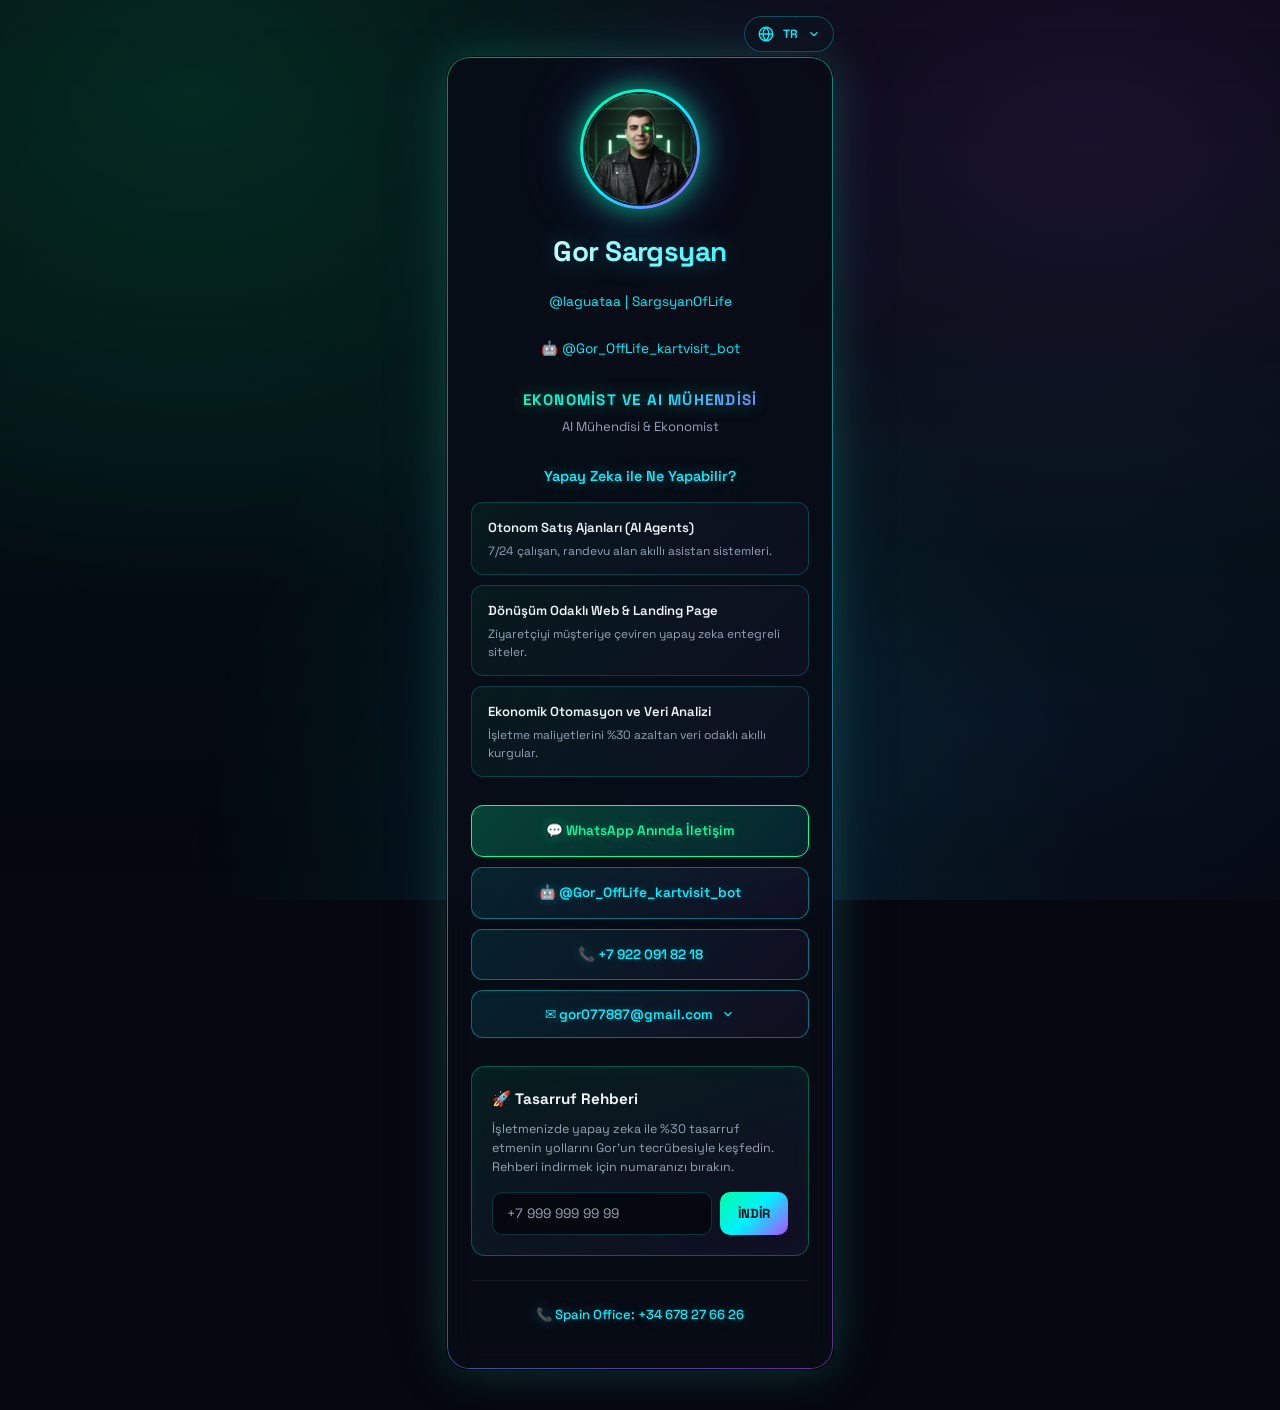
<file: index.html>
<!DOCTYPE html>
<html lang="tr">
<head>
  <meta charset="UTF-8">
  <meta http-equiv="refresh" content="0; url=Gor/">
  <meta name="viewport" content="width=device-width, initial-scale=1.0">
  <title>Gor Sargsyan | Yönlendiriliyor…</title>
  <script>location.replace('Gor/');</script>
</head>
<body>
  <p><a href="Gor/">Kartvizite git</a></p>
</body>
</html>
</file>
<file: Gor/style.css>
@import url('https://fonts.googleapis.com/css2?family=Space+Grotesk:wght@400;500;600;700&display=swap');

*,
*::before,
*::after {
  box-sizing: border-box;
  margin: 0;
  padding: 0;
}

:root {
  --bg-deep: #05080f;
  --bg-card: rgba(8, 12, 22, 0.88);
  --text-primary: #f0f3f8;
  --text-muted: #94a3b8;
  --ease-smooth: cubic-bezier(0.4, 0, 0.2, 1);
  --accent-green: #00ff9f;
  --accent-cyan: #00f0ff;
  --accent-purple: #b44dff;
  --accent-blue: #3d7dff;
  --border-glass: rgba(0, 240, 255, 0.28);
  --shadow-glow: 0 0 40px rgba(0, 255, 159, 0.18), 0 0 80px rgba(180, 77, 255, 0.08);
  --gradient-neon: linear-gradient(135deg, var(--accent-green), var(--accent-cyan), var(--accent-purple));
}

html {
  scroll-behavior: smooth;
}

body {
  font-family: 'Space Grotesk', 'Inter', system-ui, sans-serif;
  background: var(--bg-deep);
  color: var(--text-primary);
  min-height: 100vh;
  line-height: 1.6;
  -webkit-font-smoothing: antialiased;
}

body::before {
  content: '';
  position: fixed;
  inset: 0;
  background:
    radial-gradient(ellipse at 15% 10%, rgba(0, 255, 159, 0.14) 0%, transparent 45%),
    radial-gradient(ellipse at 85% 15%, rgba(180, 77, 255, 0.12) 0%, transparent 40%),
    radial-gradient(ellipse at 50% 100%, rgba(0, 240, 255, 0.1) 0%, transparent 50%),
    radial-gradient(ellipse at 80% 80%, rgba(61, 125, 255, 0.08) 0%, transparent 40%);
  pointer-events: none;
  z-index: 0;
}

body::after {
  content: '';
  position: fixed;
  inset: 0;
  background: linear-gradient(180deg, transparent 0%, rgba(0, 255, 159, 0.03) 50%, transparent 100%);
  pointer-events: none;
  z-index: 0;
  animation: ambient-shift 8s ease-in-out infinite alternate;
}

@keyframes ambient-shift {
  0% { opacity: 0.6; }
  100% { opacity: 1; }
}

.page-wrapper {
  position: relative;
  z-index: 1;
  max-width: 420px;
  margin: 0 auto;
  padding: 56px 16px 40px;
}

.lang-switcher {
  position: absolute;
  top: 16px;
  right: 16px;
  z-index: 10;
}

.lang-toggle {
  display: flex;
  align-items: center;
  gap: 6px;
  padding: 8px 12px;
  border: 1px solid var(--border-glass);
  border-radius: 24px;
  background: rgba(13, 18, 31, 0.9);
  color: var(--accent-cyan);
  font-family: inherit;
  font-size: 0.75rem;
  font-weight: 600;
  letter-spacing: 0.06em;
  cursor: pointer;
  transition: all 0.3s var(--ease-smooth);
  backdrop-filter: blur(8px);
}

.lang-toggle:hover,
.lang-toggle[aria-expanded="true"] {
  border-color: var(--accent-cyan);
  color: var(--accent-green);
  box-shadow: 0 0 20px rgba(0, 240, 255, 0.25), 0 0 40px rgba(0, 255, 159, 0.1);
}

.globe-icon {
  width: 18px;
  height: 18px;
  flex-shrink: 0;
}

.chevron-icon {
  width: 14px;
  height: 14px;
  flex-shrink: 0;
  transition: transform 0.25s ease;
}

.lang-toggle[aria-expanded="true"] .chevron-icon {
  transform: rotate(180deg);
}

.lang-current {
  min-width: 20px;
  text-align: center;
}

.lang-menu {
  position: absolute;
  top: calc(100% + 8px);
  right: 0;
  min-width: 148px;
  list-style: none;
  margin: 0;
  padding: 6px;
  border: 1px solid var(--border-glass);
  border-radius: 14px;
  background: rgba(13, 18, 31, 0.97);
  box-shadow: 0 8px 32px rgba(0, 0, 0, 0.5), 0 0 24px rgba(0, 240, 255, 0.15);
  backdrop-filter: blur(12px);
  opacity: 0;
  visibility: hidden;
  transform: translateY(-6px);
  transition: opacity 0.2s ease, transform 0.2s ease, visibility 0.2s ease;
}

.lang-menu.open {
  opacity: 1;
  visibility: visible;
  transform: translateY(0);
}

.lang-option {
  display: block;
  width: 100%;
  padding: 10px 14px;
  border: none;
  border-radius: 10px;
  background: transparent;
  color: var(--text-muted);
  font-family: inherit;
  font-size: 0.82rem;
  font-weight: 500;
  text-align: left;
  cursor: pointer;
  transition: all 0.3s var(--ease-smooth);
}

.lang-option:hover {
  background: rgba(0, 229, 255, 0.08);
  color: var(--accent-cyan);
}

.lang-option.active {
  background: rgba(0, 255, 159, 0.14);
  color: var(--accent-green);
  font-weight: 600;
}

.card {
  position: relative;
  background: var(--bg-card);
  border: 1px solid transparent;
  border-radius: 22px;
  padding: 32px 24px;
  box-shadow: var(--shadow-glow);
  backdrop-filter: blur(16px);
  background-clip: padding-box;
}

.card::before {
  content: '';
  position: absolute;
  inset: 0;
  border-radius: 22px;
  padding: 1px;
  background: var(--gradient-neon);
  -webkit-mask: linear-gradient(#fff 0 0) content-box, linear-gradient(#fff 0 0);
  mask: linear-gradient(#fff 0 0) content-box, linear-gradient(#fff 0 0);
  -webkit-mask-composite: xor;
  mask-composite: exclude;
  opacity: 0.55;
  pointer-events: none;
}

.header {
  text-align: center;
  margin-bottom: 28px;
}

.avatar-wrapper {
  width: min(120px, 28vw);
  height: min(120px, 28vw);
  max-width: 120px;
  max-height: 120px;
  margin: 0 auto 20px;
  aspect-ratio: 1 / 1;
  border-radius: 50%;
  padding: 3px;
  background: var(--gradient-neon);
  box-shadow:
    0 0 24px rgba(0, 255, 159, 0.55),
    0 0 48px rgba(0, 240, 255, 0.25),
    0 0 72px rgba(180, 77, 255, 0.15);
  animation: pulse-glow 3s ease-in-out infinite;
}

@keyframes pulse-glow {
  0%, 100% {
    box-shadow: 0 0 24px rgba(0, 255, 159, 0.55), 0 0 48px rgba(0, 240, 255, 0.25), 0 0 72px rgba(180, 77, 255, 0.15);
  }
  50% {
    box-shadow: 0 0 36px rgba(0, 255, 159, 0.75), 0 0 64px rgba(0, 240, 255, 0.4), 0 0 96px rgba(180, 77, 255, 0.25);
  }
}

.avatar {
  width: 100%;
  height: 100%;
  border-radius: 50%;
  object-fit: cover;
  display: block;
  border: 2px solid var(--bg-card);
}

.name {
  font-size: 1.75rem;
  font-weight: 700;
  letter-spacing: -0.02em;
  margin-bottom: 6px;
  background: linear-gradient(90deg, #ffffff, var(--accent-cyan));
  -webkit-background-clip: text;
  background-clip: text;
  -webkit-text-fill-color: transparent;
  filter: drop-shadow(0 0 12px rgba(0, 240, 255, 0.3));
}

.social-link {
  display: inline-flex;
  align-items: center;
  justify-content: center;
  min-height: 44px;
  padding: 8px 4px;
  font-size: 0.85rem;
  color: var(--accent-cyan);
  text-decoration: none;
  margin-bottom: 6px;
  transition: all 0.3s var(--ease-smooth);
  -webkit-tap-highlight-color: transparent;
}

.social-link:hover {
  color: var(--accent-green);
  transform: translateY(-3px);
  filter: drop-shadow(0 4px 12px rgba(0, 255, 159, 0.35));
}

.bot-link {
  display: block;
  margin-bottom: 14px;
}

.headline {
  font-size: 0.95rem;
  font-weight: 700;
  letter-spacing: 0.08em;
  background: var(--gradient-neon);
  -webkit-background-clip: text;
  background-clip: text;
  -webkit-text-fill-color: transparent;
  text-transform: uppercase;
  margin-bottom: 4px;
  filter: drop-shadow(0 0 8px rgba(0, 255, 159, 0.35));
}

.subtitle {
  font-size: 0.82rem;
  color: var(--text-muted);
}

.services {
  margin-bottom: 28px;
}

.section-title {
  font-size: 0.9rem;
  font-weight: 600;
  color: var(--accent-cyan);
  margin-bottom: 14px;
  text-align: center;
  text-shadow: 0 0 16px rgba(0, 240, 255, 0.4);
}

.service-list {
  list-style: none;
  display: flex;
  flex-direction: column;
  gap: 10px;
}

.service-item {
  background: linear-gradient(135deg, rgba(0, 255, 159, 0.06), rgba(180, 77, 255, 0.04));
  border: 1px solid rgba(0, 240, 255, 0.2);
  border-radius: 12px;
  padding: 14px 16px;
  transition: all 0.3s var(--ease-smooth);
}

.service-item:hover {
  border-color: rgba(0, 255, 159, 0.45);
  box-shadow: 0 0 24px rgba(0, 240, 255, 0.18), 0 8px 24px rgba(0, 255, 159, 0.08);
  transform: translateY(-3px);
}

.service-item h3 {
  font-size: 0.82rem;
  font-weight: 600;
  color: var(--text-primary);
  margin-bottom: 4px;
}

.service-item p {
  font-size: 0.75rem;
  color: var(--text-muted);
  line-height: 1.5;
}

.cta-group {
  display: flex;
  flex-direction: column;
  gap: 10px;
  margin-bottom: 28px;
}

.btn {
  display: flex;
  align-items: center;
  justify-content: center;
  width: 100%;
  min-height: 48px;
  padding: 14px 20px;
  border-radius: 12px;
  font-family: inherit;
  font-size: 0.85rem;
  font-weight: 600;
  text-align: center;
  text-decoration: none;
  cursor: pointer;
  border: none;
  transition: all 0.3s var(--ease-smooth);
  -webkit-tap-highlight-color: transparent;
}

.email-switcher {
  position: relative;
  width: 100%;
}

.email-toggle {
  display: flex;
  align-items: center;
  justify-content: center;
  gap: 8px;
}

.email-toggle .chevron-icon {
  width: 14px;
  height: 14px;
  transition: transform 0.25s ease;
}

.email-toggle[aria-expanded="true"] .chevron-icon {
  transform: rotate(180deg);
}

.email-menu {
  position: absolute;
  bottom: calc(100% + 8px);
  left: 0;
  right: 0;
  list-style: none;
  margin: 0;
  padding: 6px;
  border: 1px solid var(--border-glass);
  border-radius: 14px;
  background: rgba(10, 16, 32, 0.97);
  box-shadow: 0 8px 32px rgba(0, 0, 0, 0.5), 0 0 24px rgba(0, 240, 255, 0.15);
  backdrop-filter: blur(12px);
  opacity: 0;
  visibility: hidden;
  transform: translateY(6px);
  transition: opacity 0.2s ease, transform 0.2s ease, visibility 0.2s ease;
  z-index: 20;
}

.email-menu.open {
  opacity: 1;
  visibility: visible;
  transform: translateY(0);
}

.email-option {
  display: block;
  width: 100%;
  padding: 11px 14px;
  border: none;
  border-radius: 10px;
  background: transparent;
  color: var(--text-muted);
  font-family: inherit;
  font-size: 0.82rem;
  font-weight: 500;
  text-align: left;
  cursor: pointer;
  transition: all 0.3s var(--ease-smooth);
}

.email-option:hover {
  background: rgba(0, 240, 255, 0.1);
  color: var(--accent-cyan);
}

.toast {
  position: fixed;
  bottom: 24px;
  left: 50%;
  transform: translateX(-50%) translateY(80px);
  padding: 12px 20px;
  border-radius: 12px;
  background: rgba(10, 16, 32, 0.95);
  border: 1px solid var(--accent-green);
  color: var(--accent-green);
  font-size: 0.82rem;
  font-weight: 600;
  box-shadow: 0 0 24px rgba(0, 255, 159, 0.25);
  opacity: 0;
  visibility: hidden;
  transition: all 0.3s ease;
  z-index: 100;
  pointer-events: none;
}

.toast.show {
  opacity: 1;
  visibility: visible;
  transform: translateX(-50%) translateY(0);
}

.btn-primary {
  background: linear-gradient(135deg, rgba(0, 255, 159, 0.22), rgba(0, 240, 255, 0.1));
  border: 1px solid var(--accent-green);
  color: var(--accent-green);
  text-shadow: 0 0 12px rgba(0, 255, 159, 0.3);
}

.btn-primary:hover {
  background: linear-gradient(135deg, rgba(0, 255, 159, 0.32), rgba(0, 240, 255, 0.18));
  box-shadow: 0 0 32px rgba(0, 255, 159, 0.45), 0 12px 28px rgba(0, 240, 255, 0.18);
  transform: translateY(-3px);
}

.btn-secondary {
  background: linear-gradient(135deg, rgba(0, 240, 255, 0.1), rgba(180, 77, 255, 0.06));
  border: 1px solid rgba(0, 240, 255, 0.4);
  color: var(--accent-cyan);
  text-shadow: 0 0 10px rgba(0, 240, 255, 0.25);
}

.btn-secondary:hover {
  background: linear-gradient(135deg, rgba(0, 240, 255, 0.18), rgba(180, 77, 255, 0.12));
  box-shadow: 0 0 28px rgba(0, 240, 255, 0.35), 0 12px 24px rgba(180, 77, 255, 0.12);
  transform: translateY(-3px);
}

.lead-form {
  background: linear-gradient(160deg, rgba(0, 255, 159, 0.08), rgba(180, 77, 255, 0.06));
  border: 1px solid rgba(0, 255, 159, 0.3);
  border-radius: 14px;
  padding: 20px;
  margin-bottom: 24px;
  box-shadow: inset 0 0 24px rgba(0, 240, 255, 0.04);
}

.lead-form h2 {
  font-size: 0.95rem;
  font-weight: 700;
  margin-bottom: 8px;
}

.lead-form p {
  font-size: 0.78rem;
  color: var(--text-muted);
  margin-bottom: 14px;
  line-height: 1.55;
}

.form-group {
  display: flex;
  gap: 8px;
}

.form-input {
  flex: 1;
  padding: 12px 14px;
  border-radius: 10px;
  border: 1px solid rgba(0, 229, 255, 0.2);
  background: var(--bg-deep);
  color: var(--text-primary);
  font-family: inherit;
  font-size: 0.85rem;
  outline: none;
  transition: all 0.3s var(--ease-smooth);
}

.form-input::placeholder {
  color: var(--text-muted);
}

.form-input:focus {
  border-color: var(--accent-cyan);
}

.btn-download {
  padding: 12px 18px;
  background: var(--gradient-neon);
  color: #031018;
  font-weight: 700;
  border: none;
  border-radius: 10px;
  font-family: inherit;
  font-size: 0.82rem;
  cursor: pointer;
  white-space: nowrap;
  transition: all 0.3s var(--ease-smooth);
}

.btn-download:hover {
  box-shadow: 0 0 32px rgba(0, 255, 159, 0.55), 0 12px 28px rgba(180, 77, 255, 0.22);
  transform: translateY(-3px);
}

.footer {
  text-align: center;
  padding-top: 12px;
  border-top: 1px solid rgba(255, 255, 255, 0.06);
}

.footer-link {
  display: inline-flex;
  align-items: center;
  justify-content: center;
  min-height: 44px;
  padding: 8px 12px;
  font-size: 0.82rem;
  font-weight: 500;
  color: var(--accent-cyan);
  text-decoration: none;
  text-shadow: 0 0 12px rgba(0, 240, 255, 0.35);
  transition: all 0.3s var(--ease-smooth);
  -webkit-tap-highlight-color: transparent;
}

.footer-link:hover {
  color: var(--accent-green);
  transform: translateY(-3px);
  filter: drop-shadow(0 4px 12px rgba(0, 255, 159, 0.3));
}

@media (max-width: 380px) {
  .form-group {
    flex-direction: column;
  }

  .btn-download {
    width: 100%;
  }
}
</file>
